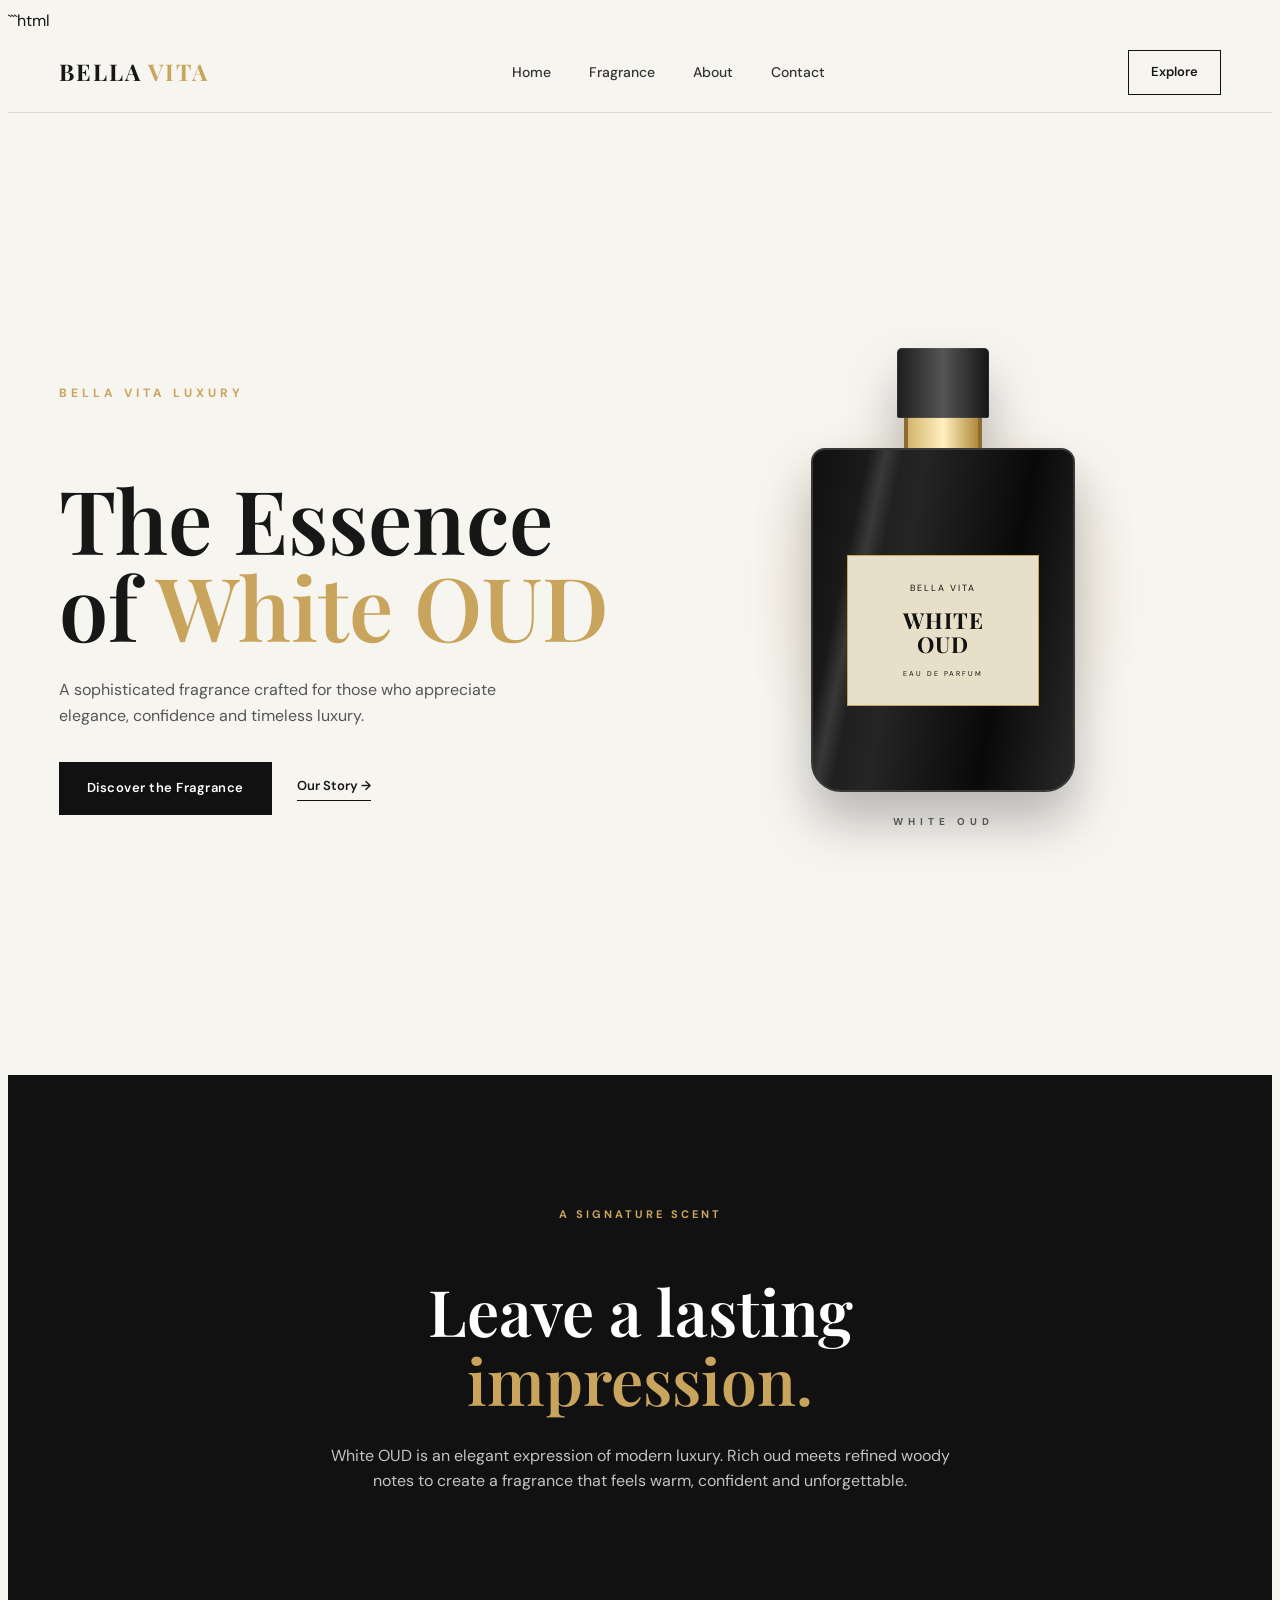
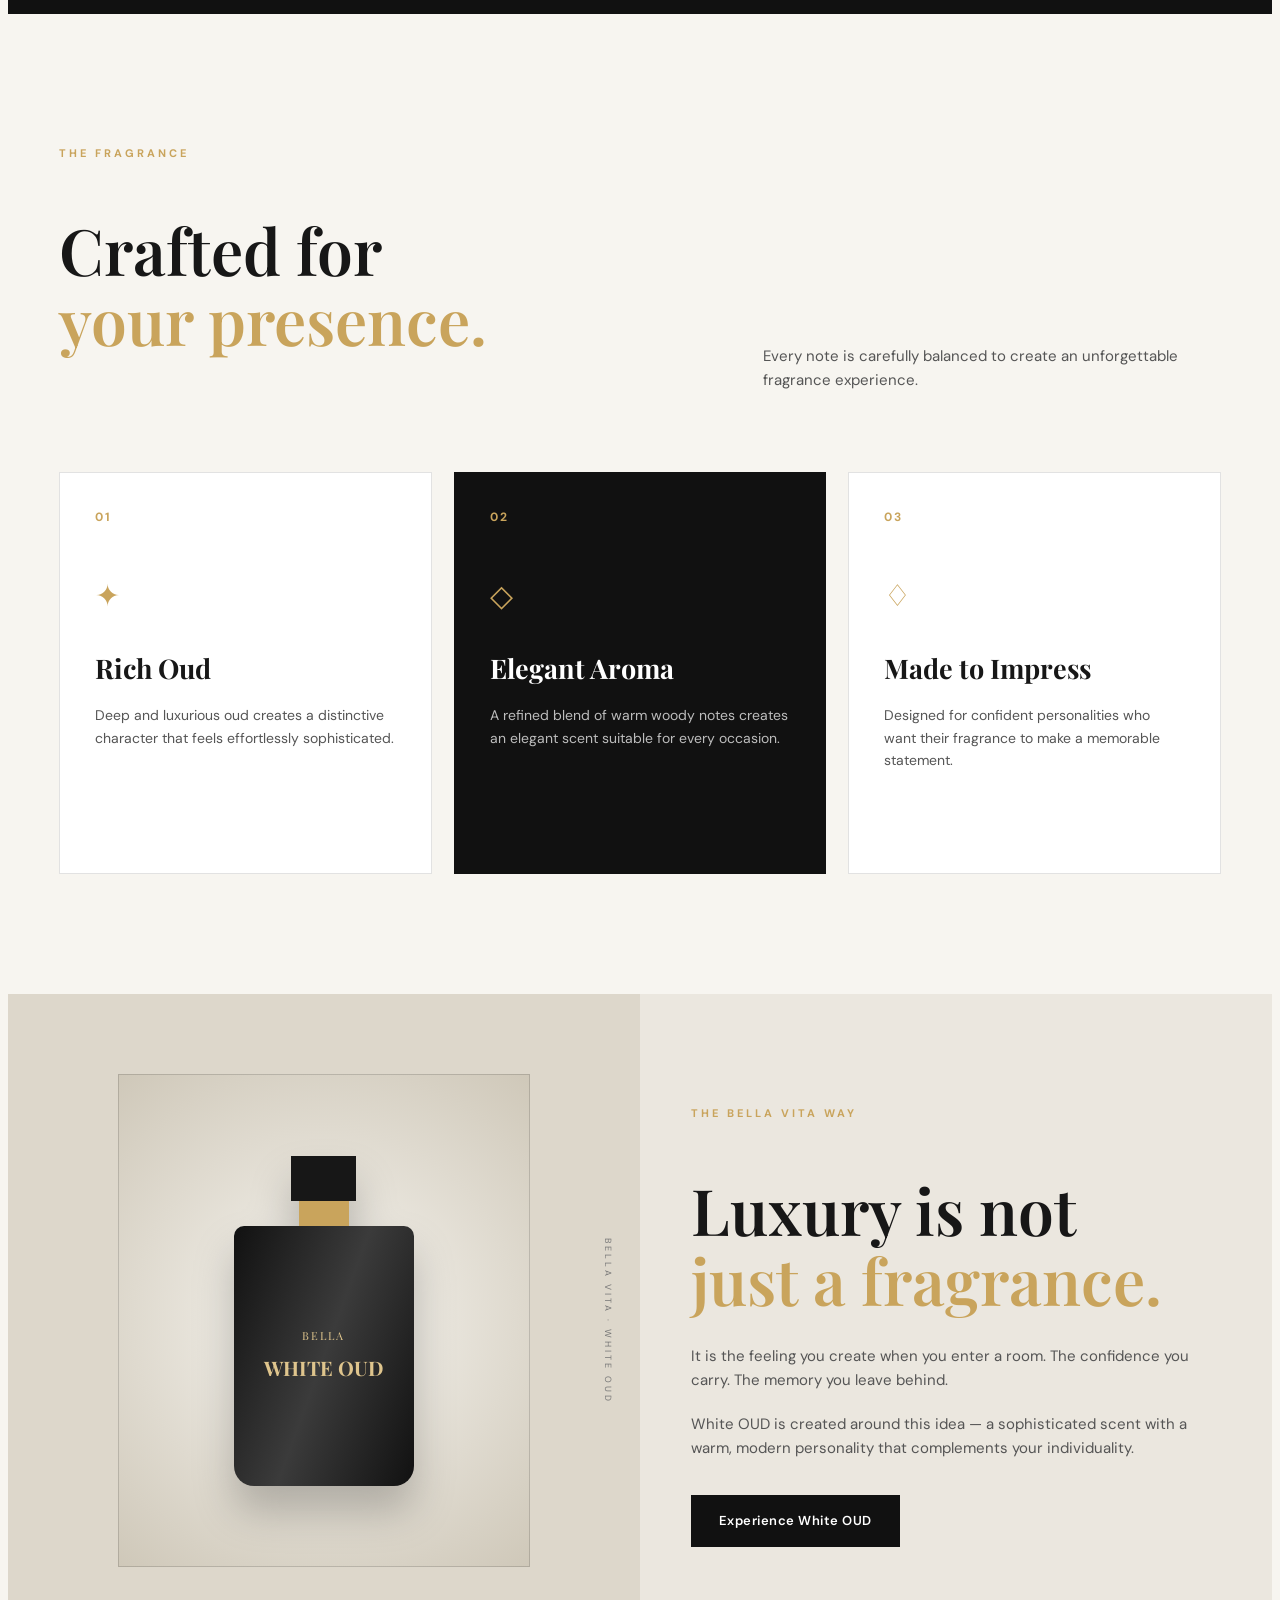
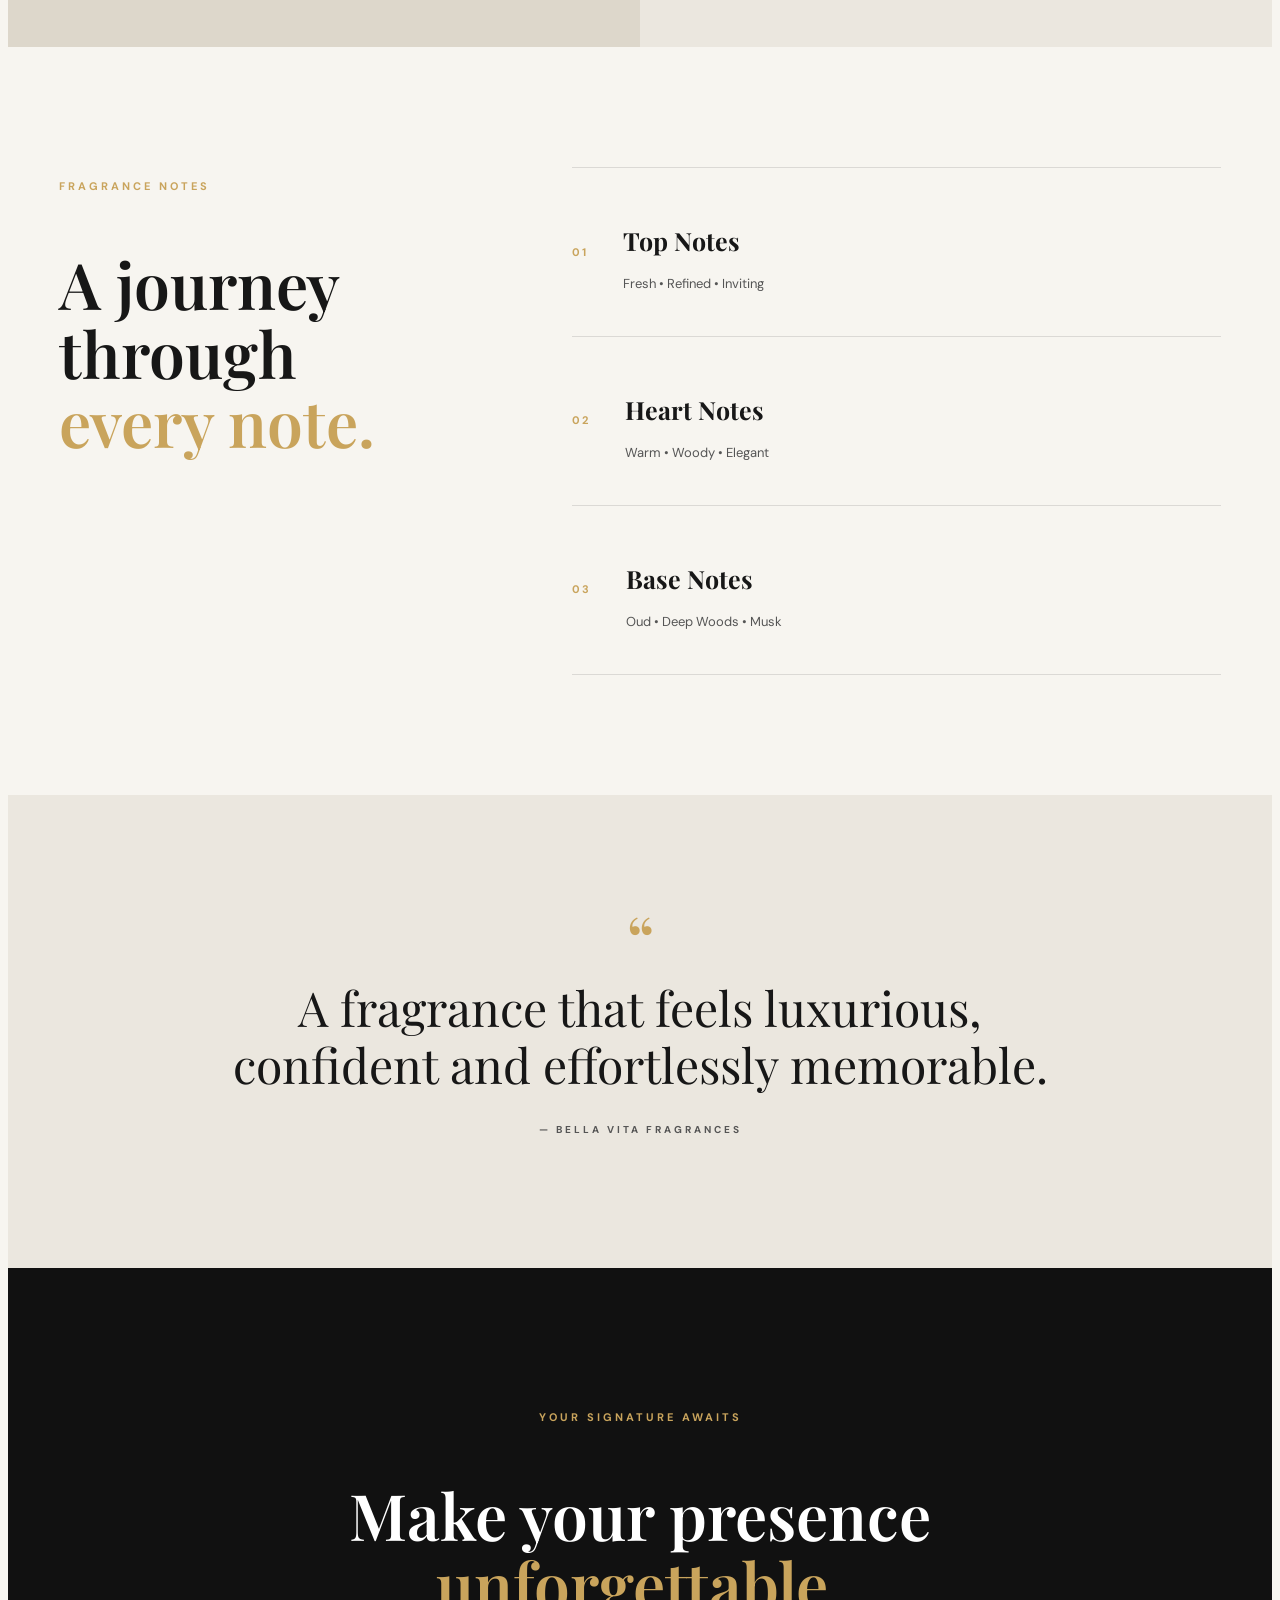
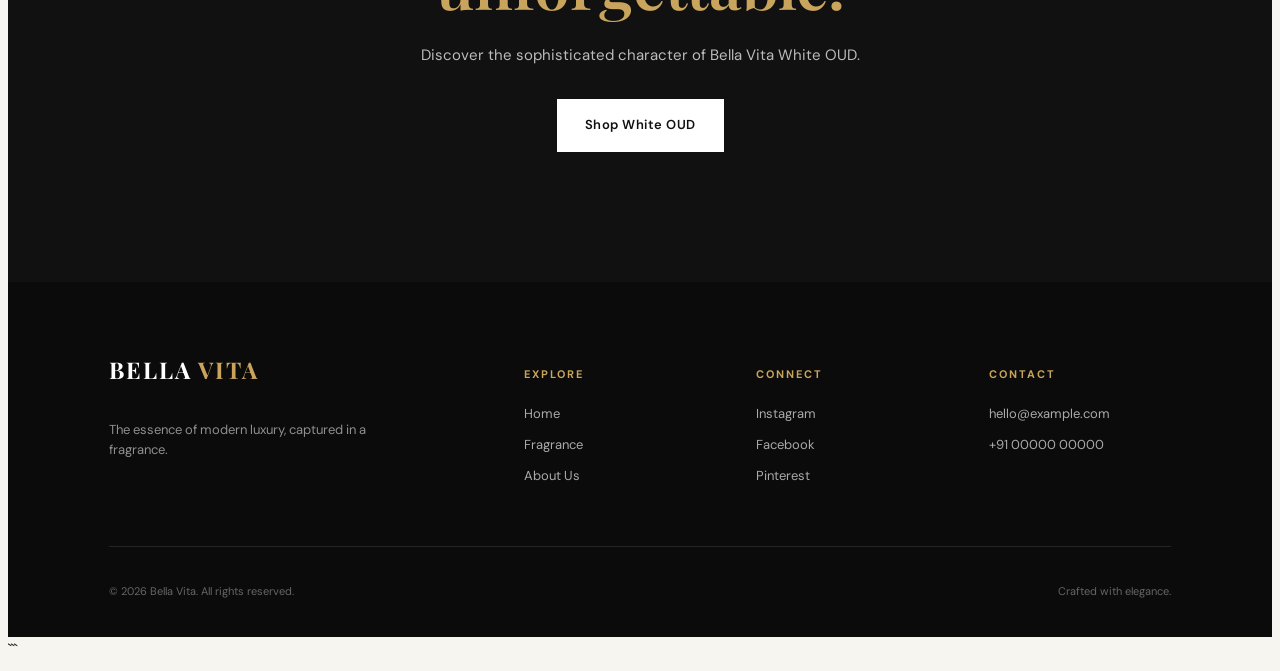
<file: WebDev-L1-LandingPage/index.html>
```html
<!DOCTYPE html>
<html lang="en">
<head>
    <meta charset="UTF-8">
    <meta name="viewport" content="width=device-width, initial-scale=1.0">

    <title>Bella Vita | White OUD</title>

    <meta
        name="description"
        content="Discover Bella Vita White OUD — an elegant fragrance inspired by the essence of luxury."
    >

    <!-- Google Font -->
    <link rel="preconnect" href="https://fonts.googleapis.com">
    <link rel="preconnect" href="https://fonts.gstatic.com" crossorigin>

    <link
        href="https://fonts.googleapis.com/css2?family=DM+Sans:wght@400;500;600;700&family=Playfair+Display:wght@500;600;700&display=swap"
        rel="stylesheet"
    >

    <!-- CSS -->
    <link rel="stylesheet" href="style.css">
</head>

<body>

    <!-- ================= NAVIGATION ================= -->

    <header class="navbar">
        <div class="nav-container">

            <a href="#home" class="logo">
                BELLA <span>VITA</span>
            </a>

            <nav class="nav-links">
                <a href="#home">Home</a>
                <a href="#fragrance">Fragrance</a>
                <a href="#about">About</a>
                <a href="#contact">Contact</a>
            </nav>

            <a href="#fragrance" class="nav-button">
                Explore
            </a>

        </div>
    </header>


    <main>

        <!-- ================= HERO ================= -->

        <section class="hero" id="home">

            <div class="hero-content">

                <p class="eyebrow">BELLA VITA LUXURY</p>

                <h1>
                    The Essence<br>
                    of <span>White OUD</span>
                </h1>

                <p class="hero-description">
                    A sophisticated fragrance crafted for those who
                    appreciate elegance, confidence and timeless luxury.
                </p>

                <div class="hero-buttons">
                    <a href="#fragrance" class="primary-button">
                        Discover the Fragrance
                    </a>

                    <a href="#about" class="text-button">
                        Our Story →
                    </a>
                </div>

            </div>


            <div class="hero-product">

                <div class="product-glow"></div>

                <div class="perfume-bottle">

                    <div class="bottle-cap"></div>

                    <div class="bottle-neck"></div>

                    <div class="bottle-body">

                        <div class="bottle-label">
                            <small>BELLA VITA</small>
                            <strong>WHITE</strong>
                            <strong>OUD</strong>
                            <span>EAU DE PARFUM</span>
                        </div>

                    </div>

                </div>

                <p class="product-caption">
                    WHITE OUD
                </p>

            </div>

        </section>


        <!-- ================= INTRODUCTION ================= -->

        <section class="intro">

            <div class="intro-content">

                <p class="section-tag">A SIGNATURE SCENT</p>

                <h2>
                    Leave a lasting<br>
                    <span>impression.</span>
                </h2>

                <p>
                    White OUD is an elegant expression of modern luxury.
                    Rich oud meets refined woody notes to create a fragrance
                    that feels warm, confident and unforgettable.
                </p>

            </div>

        </section>


        <!-- ================= FEATURES ================= -->

        <section class="fragrance-section" id="fragrance">

            <div class="section-heading">

                <div>
                    <p class="section-tag">THE FRAGRANCE</p>

                    <h2>
                        Crafted for<br>
                        <span>your presence.</span>
                    </h2>
                </div>

                <p class="heading-description">
                    Every note is carefully balanced to create an
                    unforgettable fragrance experience.
                </p>

            </div>


            <div class="feature-grid">

                <article class="feature-card">

                    <div class="feature-number">01</div>

                    <div class="feature-icon">
                        ✦
                    </div>

                    <h3>Rich Oud</h3>

                    <p>
                        Deep and luxurious oud creates a distinctive
                        character that feels effortlessly sophisticated.
                    </p>

                </article>


                <article class="feature-card featured">

                    <div class="feature-number">02</div>

                    <div class="feature-icon">
                        ◇
                    </div>

                    <h3>Elegant Aroma</h3>

                    <p>
                        A refined blend of warm woody notes creates
                        an elegant scent suitable for every occasion.
                    </p>

                </article>


                <article class="feature-card">

                    <div class="feature-number">03</div>

                    <div class="feature-icon">
                        ♢
                    </div>

                    <h3>Made to Impress</h3>

                    <p>
                        Designed for confident personalities who want
                        their fragrance to make a memorable statement.
                    </p>

                </article>

            </div>

        </section>


        <!-- ================= ABOUT ================= -->

        <section class="about-section" id="about">

            <div class="about-image">

                <div class="image-frame">

                    <div class="about-bottle">

                        <div class="mini-cap"></div>
                        <div class="mini-neck"></div>

                        <div class="mini-body">

                            <span>BELLA</span>
                            <strong>WHITE OUD</strong>

                        </div>

                    </div>

                </div>

                <span class="vertical-text">
                    BELLA VITA · WHITE OUD
                </span>

            </div>


            <div class="about-content">

                <p class="section-tag">THE BELLA VITA WAY</p>

                <h2>
                    Luxury is not<br>
                    <span>just a fragrance.</span>
                </h2>

                <p>
                    It is the feeling you create when you enter a room.
                    The confidence you carry. The memory you leave behind.
                </p>

                <p>
                    White OUD is created around this idea — a sophisticated
                    scent with a warm, modern personality that complements
                    your individuality.
                </p>

                <a href="#contact" class="primary-button">
                    Experience White OUD
                </a>

            </div>

        </section>


        <!-- ================= NOTES ================= -->

        <section class="notes-section">

            <div class="notes-header">

                <p class="section-tag">FRAGRANCE NOTES</p>

                <h2>
                    A journey through<br>
                    <span>every note.</span>
                </h2>

            </div>


            <div class="notes-list">

                <div class="note-item">
                    <span class="note-number">01</span>
                    <div>
                        <h3>Top Notes</h3>
                        <p>Fresh • Refined • Inviting</p>
                    </div>
                </div>

                <div class="note-item">
                    <span class="note-number">02</span>
                    <div>
                        <h3>Heart Notes</h3>
                        <p>Warm • Woody • Elegant</p>
                    </div>
                </div>

                <div class="note-item">
                    <span class="note-number">03</span>
                    <div>
                        <h3>Base Notes</h3>
                        <p>Oud • Deep Woods • Musk</p>
                    </div>
                </div>

            </div>

        </section>


        <!-- ================= TESTIMONIAL ================= -->

        <section class="testimonial">

            <div class="quote-mark">“</div>

            <blockquote>
                A fragrance that feels luxurious,
                confident and effortlessly memorable.
            </blockquote>

            <p class="testimonial-author">
                — BELLA VITA FRAGRANCES
            </p>

        </section>


        <!-- ================= CTA ================= -->

        <section class="cta-section" id="contact">

            <div class="cta-content">

                <p class="section-tag">YOUR SIGNATURE AWAITS</p>

                <h2>
                    Make your presence<br>
                    <span>unforgettable.</span>
                </h2>

                <p>
                    Discover the sophisticated character of
                    Bella Vita White OUD.
                </p>

                <a href="#" class="primary-button light-button">
                    Shop White OUD
                </a>

            </div>

        </section>

    </main>


    <!-- ================= FOOTER ================= -->

    <footer class="footer">

        <div class="footer-top">

            <div class="footer-brand">

                <a href="#home" class="logo footer-logo">
                    BELLA <span>VITA</span>
                </a>

                <p>
                    The essence of modern luxury,
                    captured in a fragrance.
                </p>

            </div>


            <div class="footer-column">

                <h4>Explore</h4>

                <a href="#home">Home</a>
                <a href="#fragrance">Fragrance</a>
                <a href="#about">About Us</a>

            </div>


            <div class="footer-column">

                <h4>Connect</h4>

                <a href="#">Instagram</a>
                <a href="#">Facebook</a>
                <a href="#">Pinterest</a>

            </div>


            <div class="footer-column">

                <h4>Contact</h4>

                <a href="mailto:hello@example.com">
                    hello@example.com
                </a>

                <a href="tel:+910000000000">
                    +91 00000 00000
                </a>

            </div>

        </div>


        <div class="footer-bottom">

            <p>
                © 2026 Bella Vita. All rights reserved.
            </p>

            <p>
                Crafted with elegance.
            </p>

        </div>

    </footer>

</body>
</html>
```
</file>
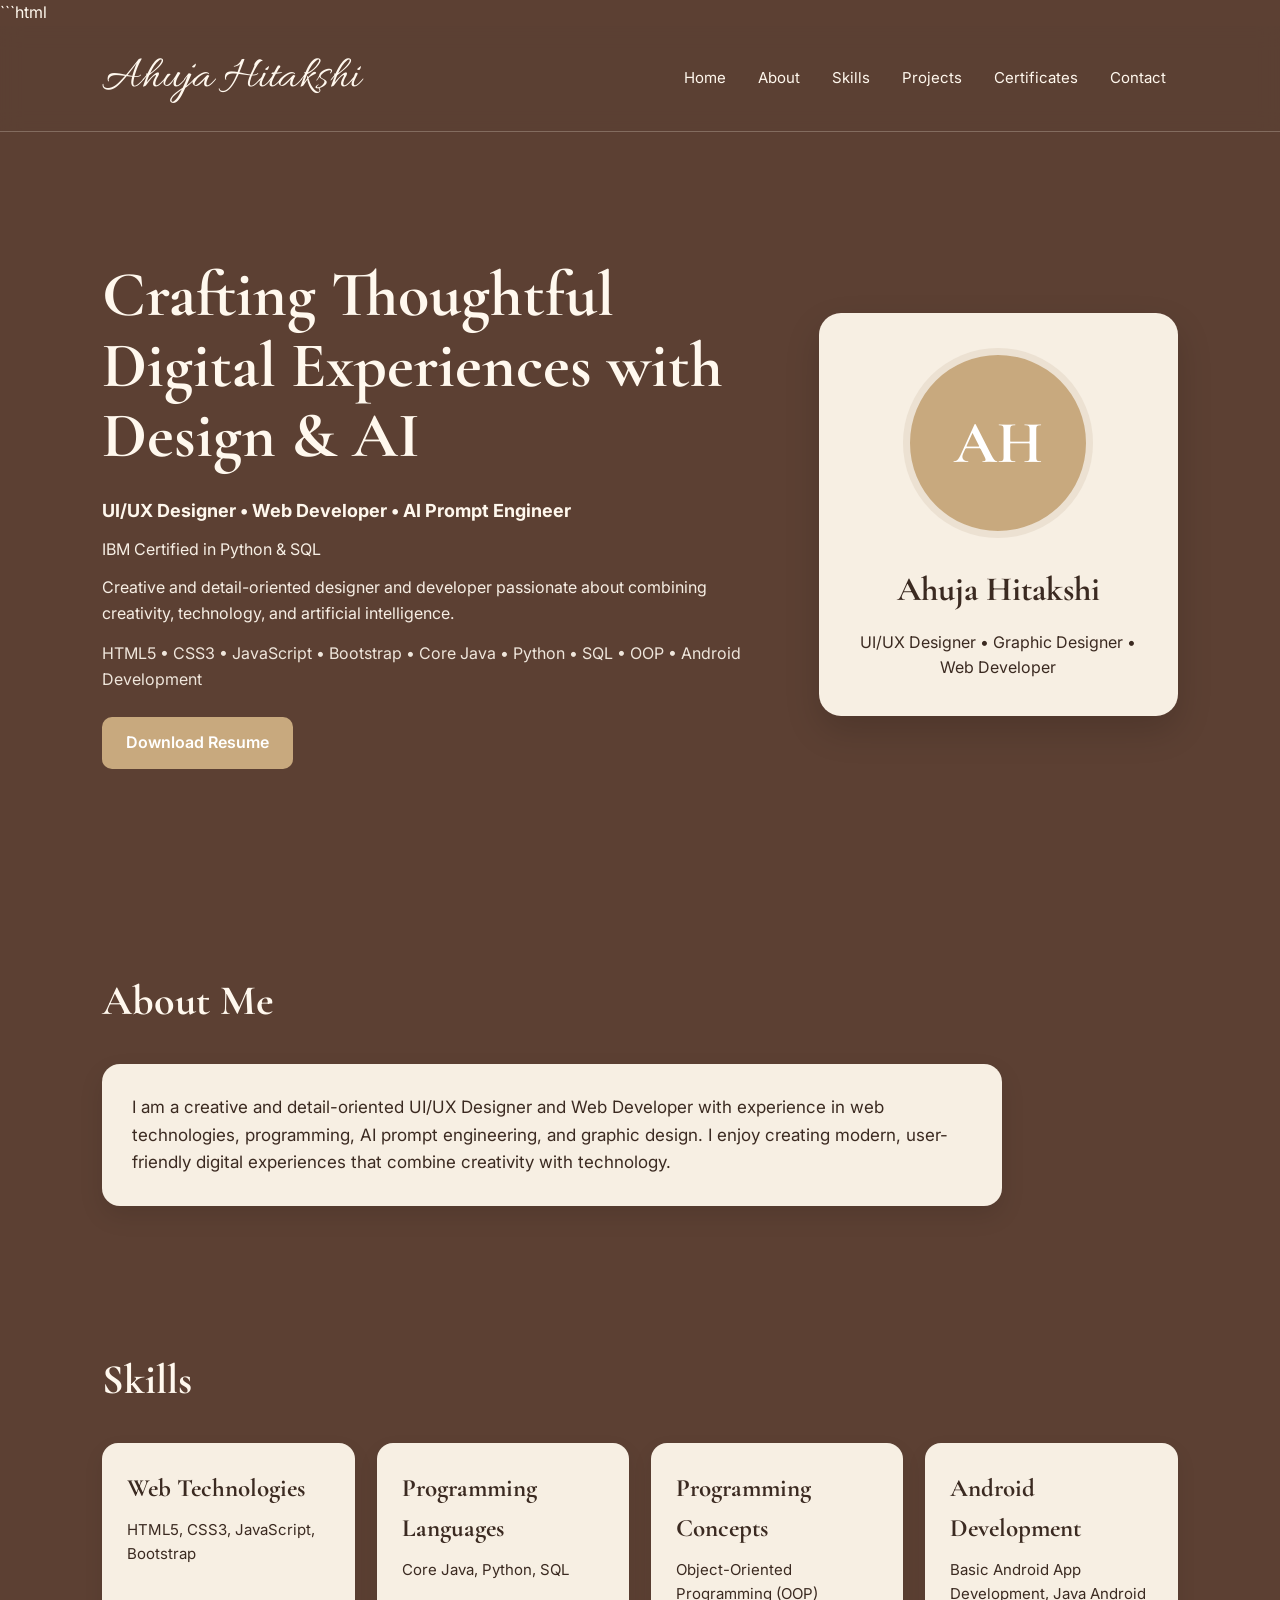
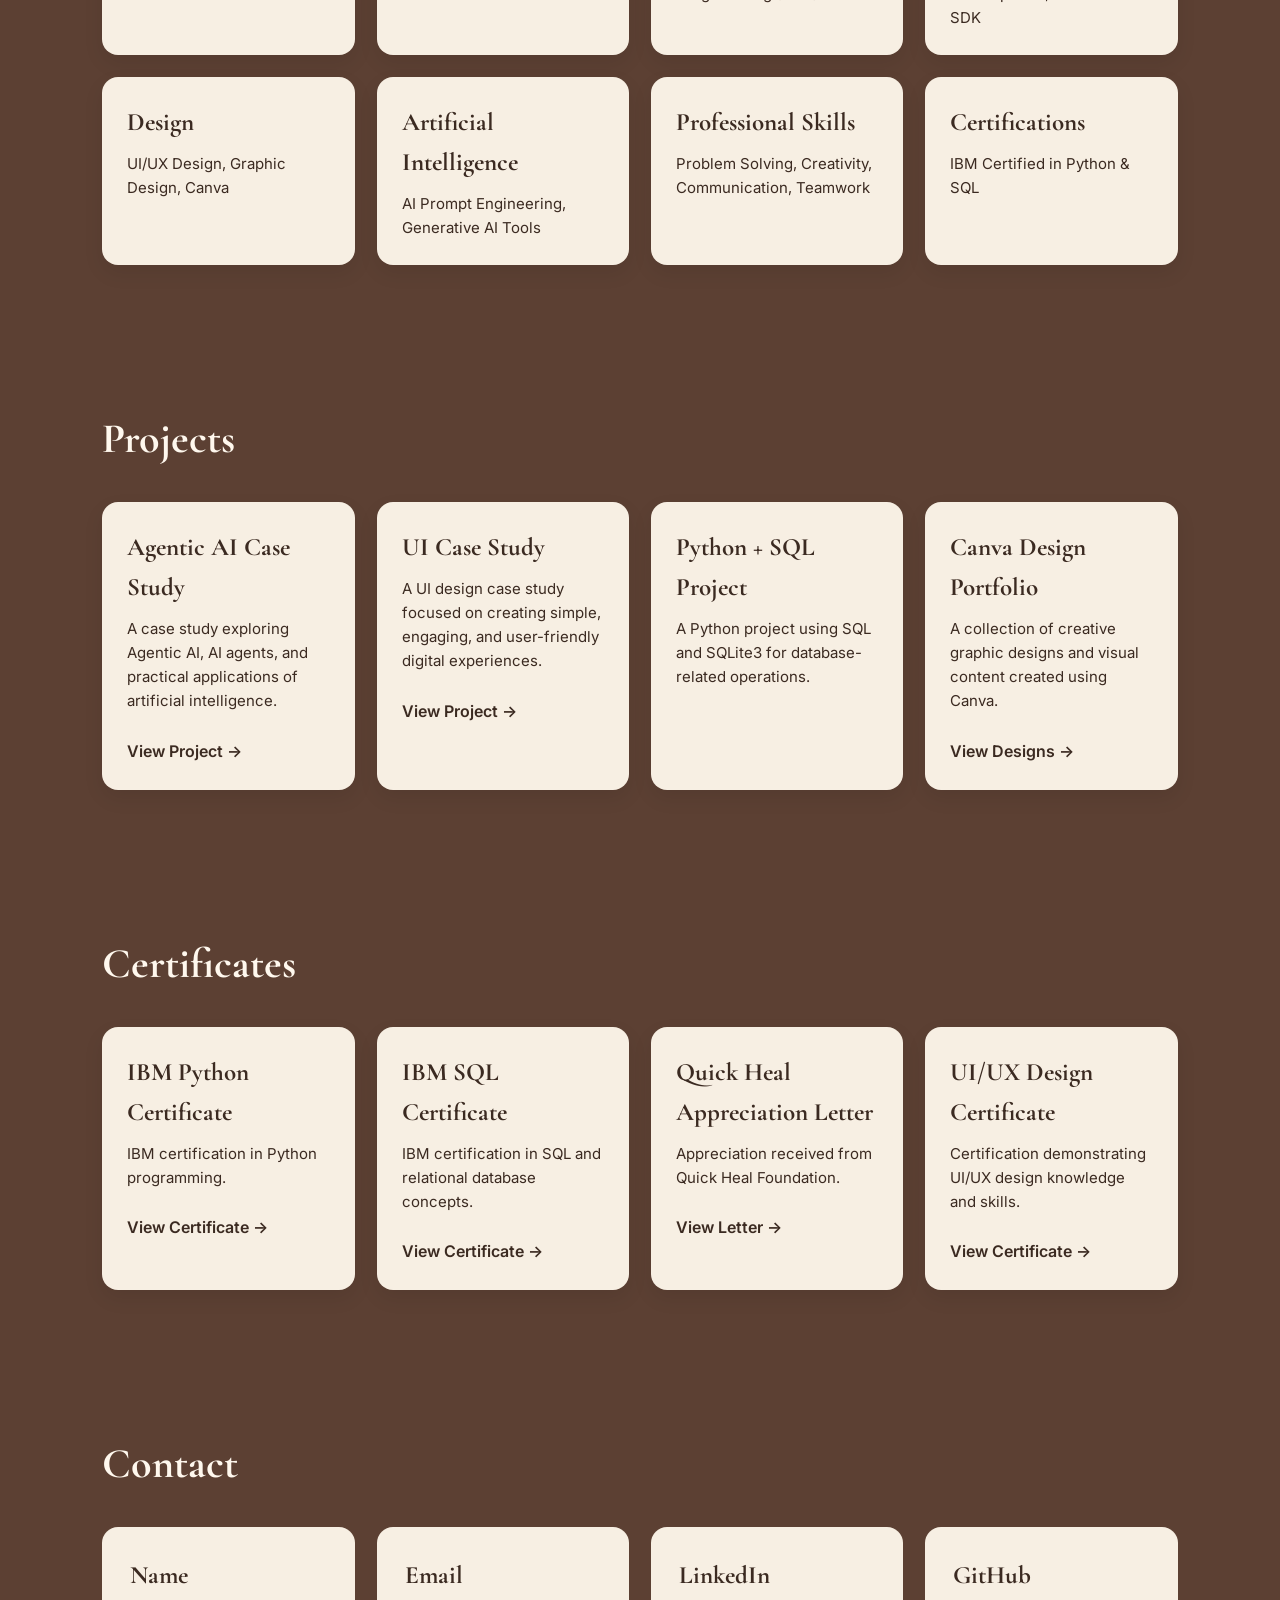
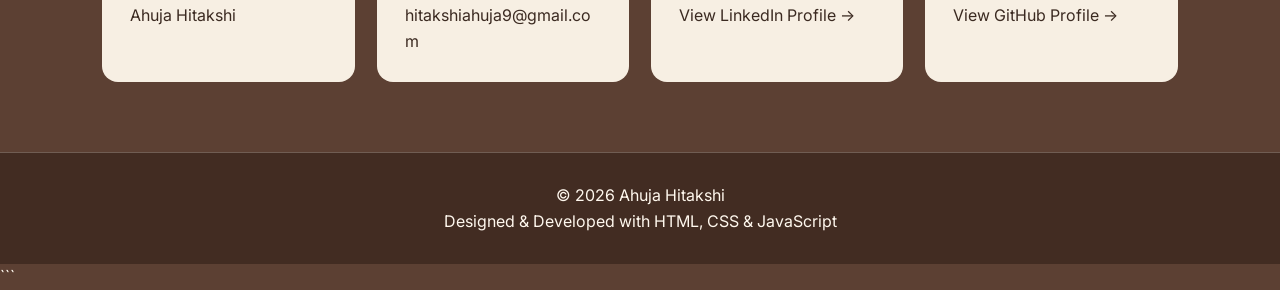
<file: WebDev-L1-PersonalPortfolio/index.html>
```html
<!DOCTYPE html>
<html lang="en">

<head>
    <meta charset="UTF-8">
    <meta name="viewport" content="width=device-width, initial-scale=1.0">

    <title>Ahuja Hitakshi | Personal Portfolio</title>

    <!-- Google Fonts -->
    <link rel="preconnect" href="https://fonts.googleapis.com">
    <link rel="preconnect" href="https://fonts.gstatic.com" crossorigin>

    <link href="https://fonts.googleapis.com/css2?family=Allura&family=Cormorant+Garamond:wght@500;700&family=Inter:wght@400;500;600;700&display=swap"
        rel="stylesheet">

    <style>

        /* =========================
           ROOT VARIABLES
        ========================= */

        :root {
            --bg: #5C4033;
            --bg-dark: #422C22;
            --surface: #F7EFE3;
            --surface-light: #FFF8EE;
            --text: #FFF8EE;
            --cardtext: #3B2A21;
            --accent: #C8A97E;
            --accent-dark: #A98960;
            --border: rgba(247, 239, 227, 0.25);
        }


        /* =========================
           RESET
        ========================= */

        * {
            margin: 0;
            padding: 0;
            box-sizing: border-box;
        }

        html {
            scroll-behavior: smooth;
        }

        body {
            font-family: 'Inter', sans-serif;
            background: var(--bg);
            color: var(--text);
            line-height: 1.6;
        }

        img {
            max-width: 100%;
            display: block;
        }

        a {
            text-decoration: none;
        }


        /* =========================
           HEADER
        ========================= */

        header {
            position: sticky;
            top: 0;
            z-index: 1000;

            display: flex;
            justify-content: space-between;
            align-items: center;

            padding: 16px 8%;

            background: rgba(92, 64, 51, 0.94);

            backdrop-filter: blur(10px);

            border-bottom: 1px solid var(--border);
        }

        .logo {
            font-family: 'Allura', cursive;
            font-size: 46px;
            color: var(--text);
        }

        nav {
            display: flex;
            align-items: center;
            gap: 8px;
        }

        nav a {
            color: var(--text);
            padding: 8px 12px;
            border-radius: 8px;

            font-size: 15px;

            transition: 0.3s ease;
        }

        nav a:hover {
            color: var(--bg-dark);
            background: var(--accent);
        }


        /* =========================
           HERO
        ========================= */

        .hero {
            min-height: 85vh;

            display: grid;
            grid-template-columns: 1.3fr 0.7fr;

            gap: 50px;
            align-items: center;

            padding: 80px 8%;
        }

        .hero-content {
            max-width: 750px;
        }

        .hero h1 {
            font-family: 'Cormorant Garamond', serif;
            font-size: clamp(42px, 6vw, 64px);
            line-height: 1.1;

            margin-bottom: 25px;
        }

        .hero-role {
            font-size: 18px;
            margin-bottom: 12px;
        }

        .hero-description {
            margin-bottom: 12px;
            opacity: 0.95;
        }

        .hero-skills {
            margin-top: 15px;
            opacity: 0.9;
        }


        /* =========================
           BUTTON
        ========================= */

        .btn {
            display: inline-block;

            margin-top: 25px;
            padding: 13px 24px;

            border-radius: 10px;

            background: var(--accent);
            color: white;

            font-weight: 600;

            transition: 0.3s ease;
        }

        .btn:hover {
            background: var(--accent-dark);
            transform: translateY(-2px);
        }


        /* =========================
           PROFILE CARD
        ========================= */

        .profile-card {
            display: flex;
            flex-direction: column;
            align-items: center;
            text-align: center;

            background: var(--surface);
            color: var(--cardtext);

            padding: 35px;

            border-radius: 22px;

            box-shadow: 0 15px 35px rgba(0, 0, 0, 0.15);
        }

        .profile-photo {
            width: 190px;
            height: 190px;

            border-radius: 50%;

            background: var(--accent);

            display: flex;
            justify-content: center;
            align-items: center;

            margin-bottom: 25px;

            border: 7px solid rgba(255, 255, 255, 0.65);

            overflow: hidden;
        }

        .profile-photo span {
            font-family: 'Cormorant Garamond', serif;
            font-size: 60px;
            font-weight: 700;
            color: white;
        }

        .profile-card h2 {
            font-family: 'Cormorant Garamond', serif;
            font-size: 34px;

            margin-bottom: 12px;
        }


        /* =========================
           SECTIONS
        ========================= */

        section {
            padding: 70px 8%;
            scroll-margin-top: 90px;
        }

        section h2 {
            font-family: 'Cormorant Garamond', serif;
            font-size: 42px;

            margin-bottom: 30px;
        }


        /* =========================
           GRID
        ========================= */

        .grid {
            display: grid;

            grid-template-columns:
                repeat(auto-fit, minmax(230px, 1fr));

            gap: 22px;
        }


        /* =========================
           CARDS
        ========================= */

        .item {
            background: var(--surface);
            color: var(--cardtext);

            padding: 25px;

            border-radius: 16px;

            transition: 0.3s ease;

            box-shadow: 0 8px 20px rgba(0, 0, 0, 0.08);
        }

        .item:hover {
            transform: translateY(-7px);

            box-shadow: 0 14px 28px rgba(0, 0, 0, 0.15);
        }

        .item h3 {
            font-family: 'Cormorant Garamond', serif;
            font-size: 25px;

            margin-bottom: 10px;
        }

        .item p {
            font-size: 15px;
        }

        .item a {
            color: var(--cardtext);
            font-weight: 600;
        }

        .item a:hover {
            color: var(--accent-dark);
        }


        /* =========================
           ABOUT
        ========================= */

        .about-card {
            max-width: 900px;

            background: var(--surface);
            color: var(--cardtext);

            padding: 30px;

            border-radius: 18px;

            box-shadow: 0 10px 25px rgba(0, 0, 0, 0.1);
        }

        .about-card p {
            font-size: 17px;
        }


        /* =========================
           CONTACT
        ========================= */

        .contact-container {
            display: grid;

            grid-template-columns:
                repeat(auto-fit, minmax(250px, 1fr));

            gap: 22px;
        }

        .contact-card {
            background: var(--surface);
            color: var(--cardtext);

            padding: 28px;

            border-radius: 16px;

            transition: 0.3s ease;
        }

        .contact-card:hover {
            transform: translateY(-5px);
        }

        .contact-card h3 {
            font-family: 'Cormorant Garamond', serif;
            font-size: 25px;

            margin-bottom: 8px;
        }

        .contact-card a {
            color: var(--cardtext);
            word-break: break-word;
        }

        .contact-card a:hover {
            color: var(--accent-dark);
        }


        /* =========================
           FOOTER
        ========================= */

        footer {
            text-align: center;

            padding: 30px;

            background: var(--bg-dark);

            color: var(--text);

            border-top: 1px solid var(--border);
        }


        /* =========================
           SCROLL ANIMATION
        ========================= */

        .fade {
            opacity: 0;

            transform: translateY(30px);

            transition: opacity 0.8s ease,
                        transform 0.8s ease;
        }

        .fade.show {
            opacity: 1;

            transform: translateY(0);
        }


        /* =========================
           MOBILE RESPONSIVE
        ========================= */

        @media (max-width: 800px) {

            header {
                flex-direction: column;
                gap: 10px;

                padding: 12px 5%;
            }

            .logo {
                font-size: 38px;
            }

            nav {
                flex-wrap: wrap;
                justify-content: center;
            }

            nav a {
                font-size: 14px;
                padding: 6px 8px;
            }

            .hero {
                grid-template-columns: 1fr;

                padding: 60px 6%;

                text-align: center;
            }

            .hero-content {
                margin: auto;
            }

            .hero h1 {
                font-size: 44px;
            }

            section {
                padding: 55px 6%;
            }

            section h2 {
                font-size: 36px;
            }

            .profile-card {
                max-width: 450px;
                margin: auto;
            }

        }


        @media (max-width: 500px) {

            .hero h1 {
                font-size: 38px;
            }

            .profile-photo {
                width: 150px;
                height: 150px;
            }

            .profile-photo span {
                font-size: 48px;
            }

            nav {
                gap: 2px;
            }

            nav a {
                font-size: 13px;
            }

        }

    </style>
</head>


<body>


    <!-- =========================
         HEADER / NAVIGATION
    ========================== -->

    <header>

        <div class="logo">
            Ahuja Hitakshi
        </div>

        <nav>

            <a href="#home">Home</a>

            <a href="#about">About</a>

            <a href="#skills">Skills</a>

            <a href="#projects">Projects</a>

            <a href="#certificates">Certificates</a>

            <a href="#contact">Contact</a>

        </nav>

    </header>



    <!-- =========================
         HERO SECTION
    ========================== -->

    <section class="hero fade" id="home">

        <div class="hero-content">

            <h1>
                Crafting Thoughtful Digital Experiences
                with Design & AI
            </h1>

            <p class="hero-role">
                <strong>
                    UI/UX Designer • Web Developer • AI Prompt Engineer
                </strong>
            </p>

            <p class="hero-description">
                IBM Certified in Python & SQL
            </p>

            <p class="hero-description">
                Creative and detail-oriented designer and developer
                passionate about combining creativity, technology,
                and artificial intelligence.
            </p>

            <p class="hero-skills">
                HTML5 • CSS3 • JavaScript • Bootstrap • Core Java •
                Python • SQL • OOP • Android Development
            </p>

            <a
                class="btn"
                href="https://drive.google.com/file/d/1p3jEt-liqoy1adbo5iIkLyXoSRsj6udv/view?usp=drive_link"
                target="_blank">

                Download Resume

            </a>

        </div>



        <!-- Profile / Avatar -->

        <div class="profile-card fade">

            <div class="profile-photo">

                <!-- Replace "AH" with your photo later -->

                <span>AH</span>

            </div>

            <h2>
                Ahuja Hitakshi
            </h2>

            <p>
                UI/UX Designer • Graphic Designer • Web Developer
            </p>

        </div>

    </section>



    <!-- =========================
         ABOUT SECTION
    ========================== -->

    <section id="about">

        <h2>
            About Me
        </h2>

        <div class="about-card fade">

            <p>
                I am a creative and detail-oriented UI/UX Designer
                and Web Developer with experience in web technologies,
                programming, AI prompt engineering, and graphic design.
                I enjoy creating modern, user-friendly digital
                experiences that combine creativity with technology.
            </p>

        </div>

    </section>



    <!-- =========================
         SKILLS SECTION
    ========================== -->

    <section id="skills">

        <h2>
            Skills
        </h2>

        <div class="grid">


            <div class="item fade">

                <h3>
                    Web Technologies
                </h3>

                <p>
                    HTML5, CSS3, JavaScript, Bootstrap
                </p>

            </div>


            <div class="item fade">

                <h3>
                    Programming Languages
                </h3>

                <p>
                    Core Java, Python, SQL
                </p>

            </div>


            <div class="item fade">

                <h3>
                    Programming Concepts
                </h3>

                <p>
                    Object-Oriented Programming (OOP)
                </p>

            </div>


            <div class="item fade">

                <h3>
                    Android Development
                </h3>

                <p>
                    Basic Android App Development,
                    Java Android SDK
                </p>

            </div>


            <div class="item fade">

                <h3>
                    Design
                </h3>

                <p>
                    UI/UX Design, Graphic Design, Canva
                </p>

            </div>


            <div class="item fade">

                <h3>
                    Artificial Intelligence
                </h3>

                <p>
                    AI Prompt Engineering,
                    Generative AI Tools
                </p>

            </div>


            <div class="item fade">

                <h3>
                    Professional Skills
                </h3>

                <p>
                    Problem Solving, Creativity,
                    Communication, Teamwork
                </p>

            </div>


            <div class="item fade">

                <h3>
                    Certifications
                </h3>

                <p>
                    IBM Certified in Python & SQL
                </p>

            </div>


        </div>

    </section>



    <!-- =========================
         PROJECTS SECTION
    ========================== -->

    <section id="projects">

        <h2>
            Projects
        </h2>

        <div class="grid">


            <div class="item fade">

                <h3>
                    Agentic AI Case Study
                </h3>

                <p>
                    A case study exploring Agentic AI,
                    AI agents, and practical applications
                    of artificial intelligence.
                </p>

                <br>

                <a
                    href="https://www.linkedin.com/posts/hitakshi-ahuja-b06388237_project-relevanceai-aiagents-ugcPost-7417197146656985088-dowL/?utm_source=share&utm_medium=member_desktop&rcm=ACoAADr3WDYB50cHIAalUEvH3gCUXR7DJZgYWxw"
                    target="_blank">

                    View Project →

                </a>

            </div>



            <div class="item fade">

                <h3>
                    UI Case Study
                </h3>

                <p>
                    A UI design case study focused on creating
                    simple, engaging, and user-friendly
                    digital experiences.
                </p>

                <br>

                <a
                    href="https://www.linkedin.com/posts/hitakshi-ahuja-b06388237_lets-dive-into-basics-c-language-in-simple-activity-7445105298656247808-em_f?utm_source=share&utm_medium=member_desktop&rcm=ACoAADr3WDYB50cHIAalUEvH3gCUXR7DJZgYWxw"
                    target="_blank">

                    View Project →

                </a>

            </div>



            <div class="item fade">

                <h3>
                    Python + SQL Project
                </h3>

                <p>
                    A Python project using SQL and SQLite3
                    for database-related operations.
                </p>

                <br>

            </div>



            <div class="item fade">

                <h3>
                    Canva Design Portfolio
                </h3>

                <p>
                    A collection of creative graphic designs
                    and visual content created using Canva.
                </p>

                <br>

                <a
                    href="https://www.instagram.com/hitakshi_design_journey/"
                    target="_blank">

                    View Designs →

                </a>

            </div>


        </div>

    </section>



    <!-- =========================
         CERTIFICATES SECTION
    ========================== -->

    <section id="certificates">

        <h2>
            Certificates
        </h2>

        <div class="grid">


            <div class="item fade">

                <h3>
                    IBM Python Certificate
                </h3>

                <p>
                    IBM certification in Python programming.
                </p>

                <br>

                <a
                    href="https://drive.google.com/file/d/1MtfvJ8tOPu4HhLBVPFK-epg2atBNj3xK/view?usp=drive_link"
                    target="_blank">

                    View Certificate →

                </a>

            </div>



            <div class="item fade">

                <h3>
                    IBM SQL Certificate
                </h3>

                <p>
                    IBM certification in SQL and
                    relational database concepts.
                </p>

                <br>

                <a
                    href="https://www.linkedin.com/posts/hitakshi-ahuja-b06388237_ibm-sql-relational-activity-7406727320759103488-XQZo"
                    target="_blank">

                    View Certificate →

                </a>

            </div>



            <div class="item fade">

                <h3>
                    Quick Heal Appreciation Letter
                </h3>

                <p>
                    Appreciation received from
                    Quick Heal Foundation.
                </p>

                <br>

                <a
                    href="https://www.linkedin.com/posts/hitakshi-ahuja-b06388237_got-appreciation-letter-from-quick-heal-foundation-activity-7406026949833478144-jdGf"
                    target="_blank">

                    View Letter →

                </a>

            </div>



            <div class="item fade">

                <h3>
                    UI/UX Design Certificate
                </h3>

                <p>
                    Certification demonstrating UI/UX
                    design knowledge and skills.
                </p>

                <br>

                <a
                    href="https://www.linkedin.com/in/hitakshi-ahuja-b06388237/overlay/Certifications/672762814/treasury/"
                    target="_blank">

                    View Certificate →

                </a>

            </div>


        </div>

    </section>



    <!-- =========================
         CONTACT SECTION
    ========================== -->

    <section id="contact">

        <h2>
            Contact
        </h2>

        <div class="contact-container">


            <div class="contact-card fade">

                <h3>
                    Name
                </h3>

                <p>
                    Ahuja Hitakshi
                </p>

            </div>



            <div class="contact-card fade">

                <h3>
                    Email
                </h3>

                <p>
                    <a href="hitakshiahuja9@gmail.com">
                        hitakshiahuja9@gmail.com
                    </a>
                </p>

            </div>



            <div class="contact-card fade">

                <h3>
                    LinkedIn
                </h3>

                <p>
                    <a
                        href="https://www.linkedin.com/in/hitakshi-ahuja-b06388237/"
                        target="_blank">

                        View LinkedIn Profile →

                    </a>
                </p>

            </div>



            <div class="contact-card fade">

                <h3>
                    GitHub
                </h3>

                <p>
                    <a
                        href="https://github.com/hitakshi222"
                        target="_blank">

                        View GitHub Profile →

                    </a>
                </p>

            </div>


        </div>

    </section>



    <!-- =========================
         FOOTER
    ========================== -->

    <footer>

        © 2026 Ahuja Hitakshi
        <br>

        Designed & Developed with HTML, CSS & JavaScript

    </footer>



    <!-- =========================
         JAVASCRIPT
    ========================== -->

    <script>

        // Scroll Animation

        const observer =
            new IntersectionObserver(
                (entries) => {

                    entries.forEach(
                        (entry) => {

                            if (entry.isIntersecting) {

                                entry.target.classList.add("show");

                            }

                        }
                    );

                },
                {
                    threshold: 0.15
                }
            );


        document
            .querySelectorAll(".fade")
            .forEach(
                (element) => {

                    observer.observe(element);

                }
            );


        console.log(
            "Portfolio Loaded Successfully"
        );

    </script>


</body>

</html>
```
</file>
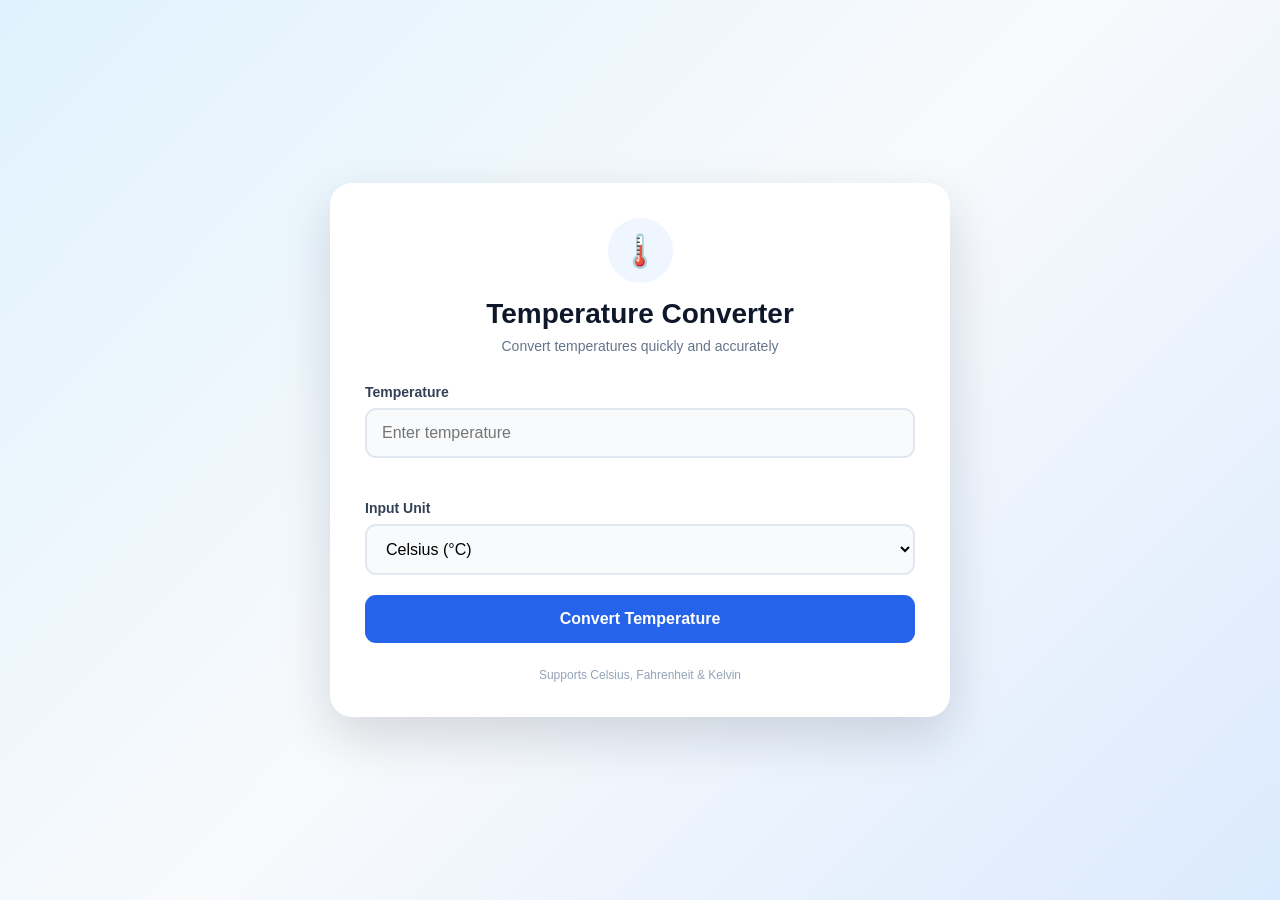
<file: WebDev-L1-Temperature Converter Website/index.html>
<!DOCTYPE html>
<html lang="en">
<head>
    <meta charset="UTF-8">
    <meta name="viewport" content="width=device-width, initial-scale=1.0">
    <title>Temperature Converter</title>
    <link rel="stylesheet" href="style.css">
</head>
<body>

    <div class="container">
        <div class="converter-card">

            <div class="header">
                <div class="temperature-icon">🌡️</div>
                <h1>Temperature Converter</h1>
                <p>Convert temperatures quickly and accurately</p>
            </div>

            <form id="converterForm">

                <div class="input-group">
                    <label for="temperature">Temperature</label>
                    <input
                        type="text"
                        id="temperature"
                        placeholder="Enter temperature"
                        autocomplete="off"
                    >
                    <small id="inputError" class="error-message"></small>
                </div>

                <div class="input-group">
                    <label for="unit">Input Unit</label>
                    <select id="unit">
                        <option value="celsius">Celsius (°C)</option>
                        <option value="fahrenheit">Fahrenheit (°F)</option>
                        <option value="kelvin">Kelvin (K)</option>
                    </select>
                </div>

                <button type="submit" id="convertBtn">
                    Convert Temperature
                </button>

            </form>

            <div id="result" class="result hidden">
                <h2>Conversion Results</h2>

                <div class="result-grid">

                    <div class="result-box">
                        <span class="result-icon">🌡️</span>
                        <div>
                            <p>Celsius</p>
                            <strong id="celsiusResult">--</strong>
                        </div>
                    </div>

                    <div class="result-box">
                        <span class="result-icon">🔥</span>
                        <div>
                            <p>Fahrenheit</p>
                            <strong id="fahrenheitResult">--</strong>
                        </div>
                    </div>

                    <div class="result-box">
                        <span class="result-icon">❄️</span>
                        <div>
                            <p>Kelvin</p>
                            <strong id="kelvinResult">--</strong>
                        </div>
                    </div>

                </div>
            </div>

            <div id="absoluteZeroError" class="absolute-zero hidden">
                <strong>⚠️ Invalid Temperature</strong>
                <p>
                    The temperature cannot be below absolute zero
                    (−273.15°C / −459.67°F / 0 K).
                </p>
            </div>

            <div class="footer">
                <p>Supports Celsius, Fahrenheit & Kelvin</p>
            </div>

        </div>
    </div>

    <script src="script.js"></script>
</body>
</html>
</file>
<file: WebDev-L1-LandingPage/style.css>
```css
/* =====================================================
   BELLA VITA WHITE OUD
   Landing Page
   HTML5 + CSS3
===================================================== */


/* =====================
   RESET
===================== */

* {
    margin: 0;
    padding: 0;
    box-sizing: border-box;
}

html {
    scroll-behavior: smooth;
}

body {
    font-family: "DM Sans", sans-serif;
    background: #f7f5f0;
    color: #171717;
    line-height: 1.6;
}

img {
    max-width: 100%;
    display: block;
}

a {
    color: inherit;
    text-decoration: none;
}


/* =====================
   VARIABLES
===================== */

:root {
    --black: #111111;
    --dark: #191919;
    --white: #ffffff;
    --cream: #f7f5f0;
    --cream-dark: #ebe7df;
    --gold: #c9a45c;
    --gold-light: #dfc58d;
    --text: #555555;
    --border: rgba(17, 17, 17, 0.12);

    --heading-font: "Playfair Display", serif;
}


/* =====================
   NAVIGATION
===================== */

.navbar {
    position: sticky;
    top: 0;
    z-index: 1000;

    width: 100%;

    background: rgba(247, 245, 240, 0.95);
    border-bottom: 1px solid var(--border);

    backdrop-filter: blur(12px);
}

.nav-container {
    width: min(1180px, 92%);

    min-height: 78px;

    margin: auto;

    display: flex;
    align-items: center;
    justify-content: space-between;

    gap: 30px;
}

.logo {
    font-family: var(--heading-font);

    font-size: 23px;
    font-weight: 700;
    letter-spacing: 2px;
}

.logo span {
    color: var(--gold);
}

.nav-links {
    display: flex;
    align-items: center;
    gap: 38px;
}

.nav-links a {
    position: relative;

    font-size: 14px;
    font-weight: 500;

    color: #333;

    transition: color 0.3s ease;
}

.nav-links a::after {
    content: "";

    position: absolute;

    left: 0;
    bottom: -7px;

    width: 0;
    height: 1px;

    background: var(--gold);

    transition: width 0.3s ease;
}

.nav-links a:hover {
    color: var(--gold);
}

.nav-links a:hover::after {
    width: 100%;
}

.nav-button {
    padding: 11px 22px;

    border: 1px solid var(--black);

    font-size: 13px;
    font-weight: 600;

    transition: all 0.3s ease;
}

.nav-button:hover {
    background: var(--black);
    color: var(--white);
}


/* =====================
   COMMON
===================== */

.section-tag {
    margin-bottom: 18px;

    color: var(--gold);

    font-size: 11px;
    font-weight: 700;

    letter-spacing: 3px;
}

h1,
h2,
h3 {
    font-family: var(--heading-font);
}

h2 {
    font-size: clamp(38px, 5vw, 66px);
    line-height: 1.08;
    font-weight: 600;
}

h2 span {
    color: var(--gold);
}

.primary-button {
    display: inline-flex;
    align-items: center;
    justify-content: center;

    padding: 15px 27px;

    background: var(--black);
    color: var(--white);

    font-size: 13px;
    font-weight: 600;
    letter-spacing: 0.5px;

    border: 1px solid var(--black);

    transition:
        background 0.3s ease,
        color 0.3s ease,
        transform 0.3s ease;
}

.primary-button:hover {
    background: transparent;
    color: var(--black);

    transform: translateY(-2px);
}


/* =====================
   HERO
===================== */

.hero {
    width: min(1180px, 92%);

    min-height: calc(100vh - 78px);

    margin: auto;

    display: grid;
    grid-template-columns: 1fr 1fr;

    align-items: center;

    gap: 50px;

    padding: 70px 0;
}

.hero-content {
    max-width: 570px;
}

.eyebrow {
    margin-bottom: 20px;

    color: var(--gold);

    font-size: 12px;
    font-weight: 700;

    letter-spacing: 4px;
}

.hero h1 {
    font-size: clamp(52px, 7vw, 88px);
    line-height: 0.98;

    font-weight: 600;

    margin-bottom: 28px;
}

.hero h1 span {
    color: var(--gold);
}

.hero-description {
    max-width: 500px;

    margin-bottom: 34px;

    color: var(--text);

    font-size: 16px;
}

.hero-buttons {
    display: flex;
    align-items: center;
    flex-wrap: wrap;

    gap: 25px;
}

.text-button {
    font-size: 13px;
    font-weight: 600;

    border-bottom: 1px solid var(--black);

    padding-bottom: 3px;
}


/* =====================
   PRODUCT VISUAL
===================== */

.hero-product {
    position: relative;

    min-height: 560px;

    display: flex;
    flex-direction: column;

    align-items: center;
    justify-content: center;
}

.product-glow {
    position: absolute;

    width: 430px;
    height: 430px;

    border-radius: 50%;

    background: radial-gradient(
        circle,
        rgba(201, 164, 92, 0.25),
        rgba(201, 164, 92, 0) 68%
    );
}

.perfume-bottle {
    position: relative;

    z-index: 2;

    display: flex;
    flex-direction: column;
    align-items: center;

    filter: drop-shadow(0 30px 25px rgba(0, 0, 0, 0.25));
}

.bottle-cap {
    width: 92px;
    height: 70px;

    background: linear-gradient(
        90deg,
        #1d1d1d,
        #555,
        #151515
    );

    border-radius: 5px 5px 2px 2px;

    box-shadow:
        inset 0 0 0 1px rgba(255,255,255,0.08);
}

.bottle-neck {
    width: 70px;
    height: 30px;

    background: linear-gradient(
        90deg,
        #d4b56e,
        #fff0bd,
        #b18a3f
    );

    border-left: 4px solid #8d6c32;
    border-right: 4px solid #8d6c32;
}

.bottle-body {
    position: relative;

    width: 260px;
    height: 340px;

    border-radius: 14px 14px 30px 30px;

    background:
        linear-gradient(
            100deg,
            #101010 0%,
            #252525 35%,
            #090909 70%,
            #292929 100%
        );

    border: 2px solid #393939;

    overflow: hidden;
}

.bottle-body::before {
    content: "";

    position: absolute;

    top: 0;
    left: 20px;

    width: 35px;
    height: 100%;

    background: linear-gradient(
        90deg,
        transparent,
        rgba(255,255,255,0.12),
        transparent
    );

    transform: skewX(-12deg);
}

.bottle-label {
    position: absolute;

    top: 105px;
    left: 50%;

    transform: translateX(-50%);

    width: 170px;

    padding: 25px 10px;

    text-align: center;

    color: var(--black);

    background: #e8dfc9;

    border: 1px solid var(--gold);
}

.bottle-label small {
    display: block;

    margin-bottom: 13px;

    font-size: 9px;
    letter-spacing: 2px;
}

.bottle-label strong {
    display: block;

    font-family: var(--heading-font);

    font-size: 22px;

    line-height: 1.1;

    letter-spacing: 1px;
}

.bottle-label span {
    display: block;

    margin-top: 12px;

    font-size: 7px;

    letter-spacing: 2px;
}

.product-caption {
    z-index: 3;

    margin-top: 22px;

    font-size: 10px;
    font-weight: 700;

    letter-spacing: 5px;

    color: var(--text);
}


/* =====================
   INTRO
===================== */

.intro {
    background: var(--black);

    color: var(--white);

    padding: 120px 8%;
}

.intro-content {
    max-width: 850px;

    margin: auto;

    text-align: center;
}

.intro h2 {
    margin-bottom: 28px;
}

.intro p:last-child {
    max-width: 650px;

    margin: auto;

    color: #c3c3c3;

    font-size: 16px;
}


/* =====================
   FRAGRANCE
===================== */

.fragrance-section {
    width: min(1180px, 92%);

    margin: auto;

    padding: 120px 0;
}

.section-heading {
    display: grid;

    grid-template-columns: 1fr 0.7fr;

    align-items: end;

    gap: 50px;

    margin-bottom: 65px;
}

.heading-description {
    max-width: 420px;

    color: var(--text);

    font-size: 15px;
}

.feature-grid {
    display: grid;

    grid-template-columns: repeat(3, 1fr);

    gap: 22px;
}

.feature-card {
    min-height: 330px;

    padding: 35px;

    border: 1px solid var(--border);

    background: #fff;

    transition:
        transform 0.3s ease,
        box-shadow 0.3s ease;
}

.feature-card:hover {
    transform: translateY(-8px);

    box-shadow: 0 18px 40px rgba(0,0,0,0.08);
}

.feature-card.featured {
    background: var(--black);
    color: var(--white);
}

.feature-number {
    margin-bottom: 45px;

    color: var(--gold);

    font-size: 12px;
    font-weight: 700;

    letter-spacing: 2px;
}

.feature-icon {
    margin-bottom: 18px;

    color: var(--gold);

    font-size: 30px;
}

.feature-card h3 {
    margin-bottom: 13px;

    font-size: 27px;
}

.feature-card p {
    color: var(--text);

    font-size: 14px;
}

.feature-card.featured p {
    color: #bdbdbd;
}


/* =====================
   ABOUT
===================== */

.about-section {
    display: grid;

    grid-template-columns: 1fr 1fr;

    min-height: 650px;

    background: var(--cream-dark);
}

.about-image {
    position: relative;

    min-height: 650px;

    display: flex;
    align-items: center;
    justify-content: center;

    background: #ddd7cb;
}

.image-frame {
    width: 65%;
    height: 75%;

    display: flex;
    align-items: center;
    justify-content: center;

    border: 1px solid rgba(0,0,0,0.15);

    background:
        radial-gradient(
            circle,
            #f7f5f0 0%,
            #cfc8b9 100%
        );
}

.about-bottle {
    display: flex;
    flex-direction: column;

    align-items: center;

    filter: drop-shadow(0 25px 20px rgba(0,0,0,0.22));
}

.mini-cap {
    width: 65px;
    height: 45px;

    background: #171717;
}

.mini-neck {
    width: 50px;
    height: 25px;

    background: var(--gold);
}

.mini-body {
    width: 180px;
    height: 260px;

    display: flex;
    flex-direction: column;

    align-items: center;
    justify-content: center;

    gap: 8px;

    background: linear-gradient(
        110deg,
        #111,
        #3b3b3b,
        #111
    );

    border-radius: 10px 10px 20px 20px;

    color: var(--gold-light);
}

.mini-body span {
    font-family: var(--heading-font);

    font-size: 11px;

    letter-spacing: 2px;
}

.mini-body strong {
    font-family: var(--heading-font);

    font-size: 20px;
}

.vertical-text {
    position: absolute;

    right: 25px;

    writing-mode: vertical-rl;

    font-size: 9px;

    letter-spacing: 3px;

    color: #777;
}

.about-content {
    max-width: 570px;

    padding: 100px 8%;

    align-self: center;
}

.about-content h2 {
    margin-bottom: 30px;
}

.about-content p:not(.section-tag) {
    margin-bottom: 20px;

    color: var(--text);

    font-size: 15px;
}

.about-content .primary-button {
    margin-top: 15px;
}


/* =====================
   NOTES
===================== */

.notes-section {
    width: min(1180px, 92%);

    margin: auto;

    padding: 120px 0;

    display: grid;

    grid-template-columns: 0.8fr 1.2fr;

    gap: 80px;
}

.notes-list {
    border-top: 1px solid var(--border);
}

.note-item {
    display: flex;
    align-items: center;

    gap: 35px;

    padding: 28px 0;

    border-bottom: 1px solid var(--border);
}

.note-number {
    color: var(--gold);

    font-size: 11px;
    font-weight: 700;

    letter-spacing: 2px;
}

.note-item h3 {
    margin-bottom: 5px;

    font-size: 25px;
}

.note-item p {
    color: var(--text);

    font-size: 13px;
}


/* =====================
   TESTIMONIAL
===================== */

.testimonial {
    padding: 120px 8%;

    text-align: center;

    background: var(--cream-dark);
}

.quote-mark {
    margin-bottom: 15px;

    font-family: var(--heading-font);

    color: var(--gold);

    font-size: 70px;

    line-height: 0.7;
}

blockquote {
    max-width: 850px;

    margin: auto;

    font-family: var(--heading-font);

    font-size: clamp(28px, 4vw, 48px);

    line-height: 1.2;
}

.testimonial-author {
    margin-top: 28px;

    color: var(--text);

    font-size: 10px;
    font-weight: 700;

    letter-spacing: 3px;
}


/* =====================
   CTA
===================== */

.cta-section {
    padding: 130px 8%;

    background: var(--black);

    color: var(--white);

    text-align: center;
}

.cta-content {
    max-width: 750px;

    margin: auto;
}

.cta-content h2 {
    margin-bottom: 25px;
}

.cta-content > p:not(.section-tag) {
    margin-bottom: 32px;

    color: #bcbcbc;

    font-size: 15px;
}

.light-button {
    background: var(--white);
    color: var(--black);

    border-color: var(--white);
}

.light-button:hover {
    background: transparent;
    color: var(--white);
}


/* =====================
   FOOTER
===================== */

.footer {
    background: #0b0b0b;

    color: var(--white);

    padding: 70px 8% 25px;
}

.footer-top {
    width: min(1180px, 100%);

    margin: auto;

    display: grid;

    grid-template-columns: 2fr repeat(3, 1fr);

    gap: 50px;

    padding-bottom: 60px;
}

.footer-brand {
    max-width: 300px;
}

.footer-logo {
    display: inline-block;

    margin-bottom: 18px;
}

.footer-brand p {
    color: #8f8f8f;

    font-size: 13px;
}

.footer-column {
    display: flex;
    flex-direction: column;

    gap: 10px;
}

.footer-column h4 {
    margin-bottom: 10px;

    color: var(--gold);

    font-size: 11px;

    letter-spacing: 2px;

    text-transform: uppercase;
}

.footer-column a {
    width: fit-content;

    color: #aaa;

    font-size: 13px;

    transition: color 0.3s ease;
}

.footer-column a:hover {
    color: var(--white);
}

.footer-bottom {
    width: min(1180px, 100%);

    margin: auto;

    padding-top: 25px;

    border-top: 1px solid rgba(255,255,255,0.1);

    display: flex;

    justify-content: space-between;

    gap: 20px;

    color: #666;

    font-size: 11px;
}


/* =====================
   TABLET
===================== */

@media (max-width: 900px) {

    .nav-links {
        gap: 20px;
    }

    .hero {
        grid-template-columns: 1fr;

        text-align: center;

        padding-top: 80px;
    }

    .hero-content {
        margin: auto;
    }

    .hero-description {
        margin-left: auto;
        margin-right: auto;
    }

    .hero-buttons {
        justify-content: center;
    }

    .hero-product {
        min-height: 480px;
    }

    .section-heading {
        grid-template-columns: 1fr;
    }

    .feature-grid {
        grid-template-columns: 1fr;
    }

    .feature-card {
        min-height: auto;
    }

    .about-section {
        grid-template-columns: 1fr;
    }

    .about-image {
        min-height: 500px;
    }

    .about-content {
        max-width: 700px;

        padding: 80px 8%;

        margin: auto;
    }

    .notes-section {
        grid-template-columns: 1fr;

        gap: 50px;
    }

    .footer-top {
        grid-template-columns: 1fr 1fr;
    }
}


/* =====================
   MOBILE
===================== */

@media (max-width: 650px) {

    .nav-container {
        min-height: 70px;
    }

    .nav-links {
        display: none;
    }

    .logo {
        font-size: 20px;
    }

    .nav-button {
        padding: 9px 16px;

        font-size: 11px;
    }

    .hero {
        min-height: auto;

        padding: 70px 0 40px;

        gap: 30px;
    }

    .hero h1 {
        font-size: clamp(46px, 14vw, 65px);
    }

    .hero-description {
        font-size: 14px;
    }

    .primary-button {
        width: 100%;
    }

    .hero-buttons {
        flex-direction: column;

        align-items: stretch;

        gap: 20px;
    }

    .text-button {
        align-self: center;
    }

    .hero-product {
        min-height: 430px;
    }

    .product-glow {
        width: 330px;
        height: 330px;
    }

    .bottle-body {
        width: 210px;
        height: 280px;
    }

    .bottle-label {
        top: 85px;

        width: 145px;

        padding: 20px 8px;
    }

    .bottle-label strong {
        font-size: 18px;
    }

    .bottle-cap {
        width: 75px;
        height: 58px;
    }

    .bottle-neck {
        width: 58px;
        height: 25px;
    }

    .intro,
    .fragrance-section,
    .notes-section {
        padding-top: 80px;
        padding-bottom: 80px;
    }

    h2 {
        font-size: 42px;
    }

    .intro {
        padding-left: 7%;
        padding-right: 7%;
    }

    .feature-card {
        padding: 28px;
    }

    .about-image {
        min-height: 430px;
    }

    .image-frame {
        width: 78%;
        height: 75%;
    }

    .mini-body {
        width: 145px;
        height: 215px;
    }

    .vertical-text {
        right: 10px;

        font-size: 7px;
    }

    .about-content {
        padding: 70px 7%;
    }

    .notes-section {
        width: 86%;
    }

    .note-item {
        gap: 20px;
    }

    .note-item h3 {
        font-size: 22px;
    }

    .cta-section {
        padding: 90px 7%;
    }

    .footer {
        padding-left: 7%;
        padding-right: 7%;
    }

    .footer-top {
        grid-template-columns: 1fr 1fr;

        gap: 40px 25px;
    }

    .footer-brand {
        grid-column: 1 / -1;
    }

    .footer-bottom {
        flex-direction: column;

        gap: 8px;
    }
}


/* =====================
   VERY SMALL DEVICES
===================== */

@media (max-width: 380px) {

    .nav-button {
        display: none;
    }

    .hero h1 {
        font-size: 43px;
    }

    .bottle-body {
        width: 185px;
        height: 250px;
    }

    .bottle-label {
        top: 70px;

        width: 130px;
    }

    .feature-card {
        padding: 23px;
    }

    .footer-top {
        grid-template-columns: 1fr;
    }
}
```
</file>
<file: WebDev-L1-Temperature Converter Website/style.css>
* {
    margin: 0;
    padding: 0;
    box-sizing: border-box;
}

body {
    font-family: Arial, Helvetica, sans-serif;
    min-height: 100vh;
    display: flex;
    align-items: center;
    justify-content: center;
    background: linear-gradient(135deg, #e0f2fe, #f8fafc, #dbeafe);
    padding: 20px;
    color: #1e293b;
}

.container {
    width: 100%;
    max-width: 620px;
}

.converter-card {
    background: #ffffff;
    border-radius: 22px;
    padding: 35px;
    box-shadow: 0 20px 50px rgba(15, 23, 42, 0.15);
}

.header {
    text-align: center;
    margin-bottom: 30px;
}

.temperature-icon {
    width: 65px;
    height: 65px;
    margin: 0 auto 15px;
    border-radius: 50%;
    background: #eff6ff;
    display: flex;
    align-items: center;
    justify-content: center;
    font-size: 32px;
}

.header h1 {
    font-size: 28px;
    margin-bottom: 8px;
    color: #0f172a;
}

.header p {
    color: #64748b;
    font-size: 14px;
}

.input-group {
    margin-bottom: 20px;
}

.input-group label {
    display: block;
    margin-bottom: 8px;
    font-size: 14px;
    font-weight: 600;
    color: #334155;
}

.input-group input,
.input-group select {
    width: 100%;
    padding: 14px 15px;
    border: 2px solid #e2e8f0;
    border-radius: 11px;
    font-size: 16px;
    outline: none;
    background: #f8fafc;
    transition: 0.2s ease;
}

.input-group input:focus,
.input-group select:focus {
    border-color: #3b82f6;
    background: #ffffff;
}

.input-group input.invalid {
    border-color: #ef4444;
}

.input-group input.valid {
    border-color: #22c55e;
}

.error-message {
    display: block;
    color: #dc2626;
    font-size: 13px;
    margin-top: 6px;
    min-height: 16px;
}

button {
    width: 100%;
    padding: 15px;
    border: none;
    border-radius: 11px;
    background: #2563eb;
    color: white;
    font-size: 16px;
    font-weight: 700;
    cursor: pointer;
    transition: 0.2s ease;
}

button:hover {
    background: #1d4ed8;
    transform: translateY(-1px);
}

button:active {
    transform: translateY(0);
}

.result {
    margin-top: 30px;
    padding-top: 25px;
    border-top: 1px solid #e2e8f0;
}

.result h2 {
    text-align: center;
    font-size: 19px;
    margin-bottom: 18px;
    color: #0f172a;
}

.result-grid {
    display: grid;
    grid-template-columns: 1fr;
    gap: 12px;
}

.result-box {
    display: flex;
    align-items: center;
    gap: 15px;
    padding: 16px;
    background: #f8fafc;
    border: 1px solid #e2e8f0;
    border-radius: 12px;
}

.result-icon {
    font-size: 25px;
}

.result-box p {
    color: #64748b;
    font-size: 13px;
    margin-bottom: 3px;
}

.result-box strong {
    color: #0f172a;
    font-size: 20px;
}

.absolute-zero {
    margin-top: 20px;
    padding: 15px;
    border-radius: 11px;
    background: #fef2f2;
    border: 1px solid #fecaca;
    color: #991b1b;
}

.absolute-zero strong {
    display: block;
    margin-bottom: 5px;
}

.absolute-zero p {
    font-size: 13px;
    line-height: 1.5;
}

.footer {
    text-align: center;
    margin-top: 25px;
    color: #94a3b8;
    font-size: 12px;
}

.hidden {
    display: none;
}

@media (max-width: 500px) {
    .converter-card {
        padding: 25px 20px;
    }

    .header h1 {
        font-size: 24px;
    }
}
</file>
